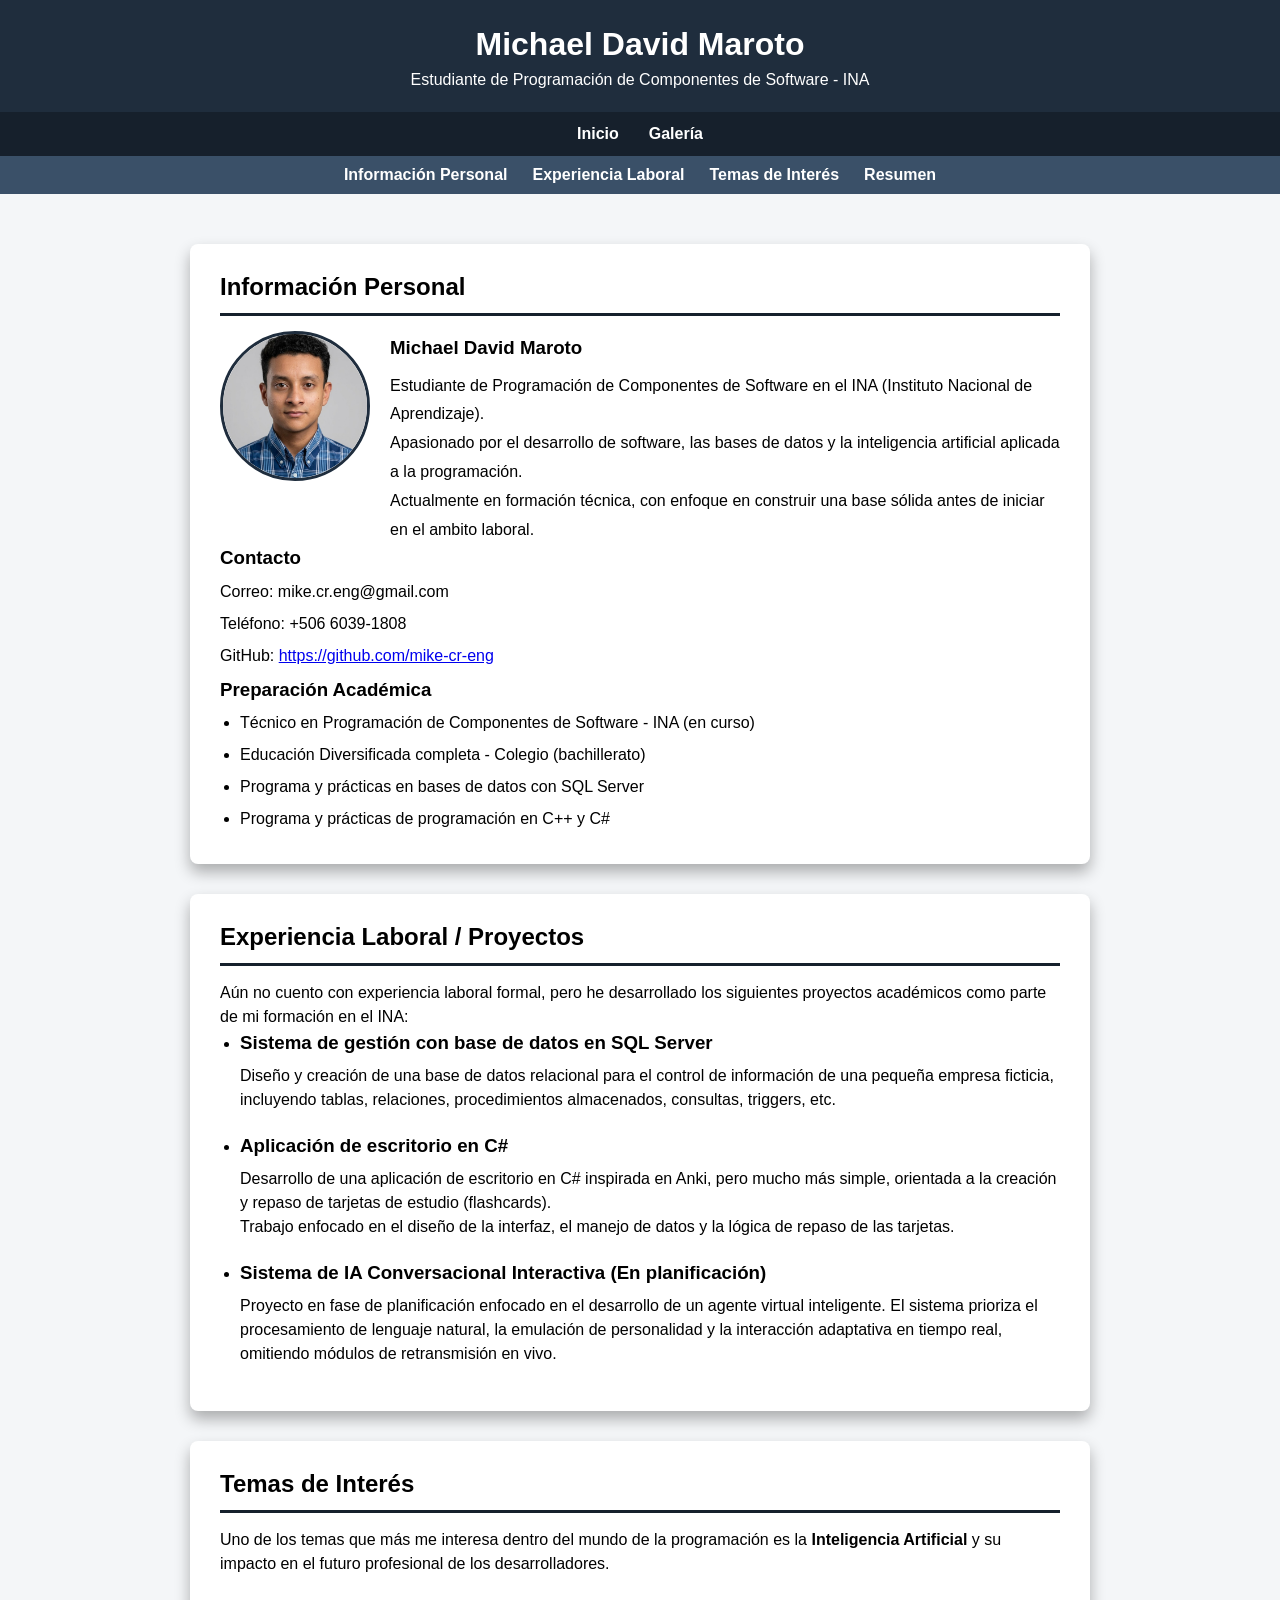
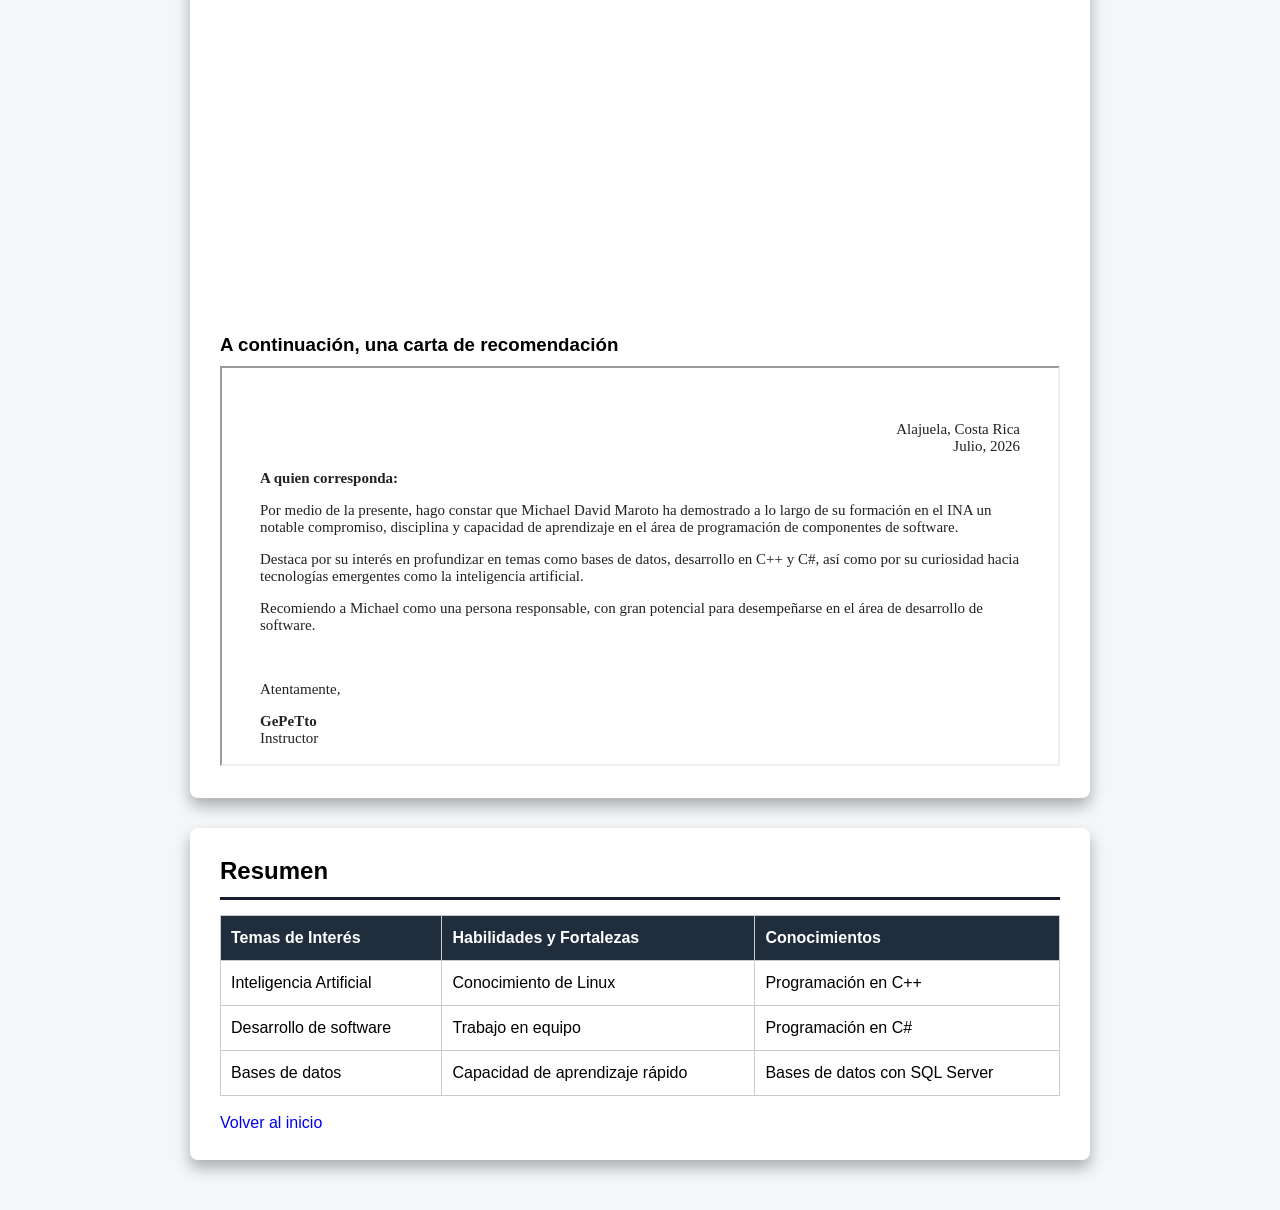
<file: index.html>
<!doctype html>
<html lang="es">
  <head>
    <meta charset="UTF-8" />
    <meta name="viewport" content="width=device-width, initial-scale=1.0" />
    <title>Currículo - Michael David Maroto</title>
    <link rel="stylesheet" href="CSS/Estilo.css" />
  </head>
  <body id="inicio">
    <header>
      <h1>Michael David Maroto</h1>
      <p>Estudiante de Programación de Componentes de Software - INA</p>
    </header>

    <!-- Barra de navegación principal -->
    <nav class="principal">
      <a href="#informacion-personal">Inicio</a>
      <a href="galeria.html">Galería</a>
    </nav>

    <!-- Segunda barra de navegación (ancla a cada sección) -->
    <nav class="secundaria">
      <a href="#informacion-personal">Información Personal</a>
      <a href="#experiencia-laboral">Experiencia Laboral</a>
      <a href="#temas-interes">Temas de Interés</a>
      <a href="#resumen">Resumen</a>
    </nav>
    <div class="contenedor">
      <section id="informacion-personal">
        <h2>Información Personal</h2>
        <article class="datos-personales">
          <img
            src="Multimedia/Foto Curriculum.jpeg"
            alt="Foto Personal"
            width="150"
            height="150"
          />
          <div class="texto">
            <h3>Michael David Maroto</h3>
            <p>
              Estudiante de Programación de Componentes de Software en el INA
              (Instituto Nacional de Aprendizaje).
            </p>
            <p>
              Apasionado por el desarrollo de software, las bases de datos y la
              inteligencia artificial aplicada a la programación.
            </p>
            <p>
              Actualmente en formación técnica, con enfoque en construir una
              base sólida antes de iniciar en el ambito laboral.
            </p>
          </div>
        </article>

        <div class="datos-contacto">
          <h3>Contacto</h3>
          <p>Correo: mike.cr.eng@gmail.com</p>
          <p>Teléfono: +506 6039-1808</p>
          <p>GitHub: <a href="https://github.com/mike-cr-eng">https://github.com/mike-cr-eng</a></p>
        </div>

        <article id="preparacion-academica">
          <h3>Preparación Académica</h3>
          <ul>
            <li>
              Técnico en Programación de Componentes de Software - INA (en
              curso)
            </li>
            <li>Educación Diversificada completa - Colegio (bachillerato)</li>
            <li>Programa y prácticas en bases de datos con SQL Server</li>
            <li>Programa y prácticas de programación en C++ y C#</li>
          </ul>
        </article>
      </section>

      <section id="experiencia-laboral">
        <h2>Experiencia Laboral / Proyectos</h2>
        <p>
          Aún no cuento con experiencia laboral formal, pero he desarrollado los
          siguientes proyectos académicos como parte de mi formación en el INA:
        </p>

        <ul>
          <li>
            <h3>Sistema de gestión con base de datos en SQL Server</h3>
            <p>
              Diseño y creación de una base de datos relacional para el control
              de información de una pequeña empresa ficticia, incluyendo tablas,
              relaciones, procedimientos almacenados, consultas, triggers, etc.
            </p>
          </li>

          <li>
            <h3>Aplicación de escritorio en C#</h3>
            <p>
              Desarrollo de una aplicación de escritorio en C# inspirada en
              Anki, pero mucho más simple, orientada a la creación y repaso de
              tarjetas de estudio (flashcards).
            </p>
            <p>
              Trabajo enfocado en el diseño de la interfaz, el manejo de datos y
              la lógica de repaso de las tarjetas.
            </p>
          </li>

          <li>
            <h3>Sistema de IA Conversacional Interactiva (En planificación)</h3>
            <p>
              Proyecto en fase de planificación enfocado en el desarrollo de un
              agente virtual inteligente. El sistema prioriza el procesamiento
              de lenguaje natural, la emulación de personalidad y la interacción
              adaptativa en tiempo real, omitiendo módulos de retransmisión en
              vivo.
            </p>
          </li>
        </ul>
      </section>

      <section id="temas-interes">
        <h2>Temas de Interés</h2>
        <p>
          Uno de los temas que más me interesa dentro del mundo de la
          programación es la <strong>Inteligencia Artificial</strong> y su
          impacto en el futuro profesional de los desarrolladores.
        </p>

        <div class="video-contenedor">
          <iframe
            width="560"
            height="315"
            src="https://www.youtube.com/embed/znq3ql6wqnE"
            title="Inteligencia Artificial: ¿Amiga o Enemiga? - TEDxRiodelaPlata"
            frameborder="0"
            allow="
              accelerometer;
              autoplay;
              clipboard-write;
              encrypted-media;
              gyroscope;
              picture-in-picture;
            "
            allowfullscreen
          >
          </iframe>
        </div>

        <h3>A continuación, una carta de recomendación</h3>
        <div class="documento-incrustado">
          <iframe
            title="Carta de recomendación"
            width="100%"
            height="400px"
            srcdoc="
            <html>
              <body style='font-family: Georgia, serif; padding: 30px; font-size: 15px; color: #222;'>
                <p style='text-align:right;'>Alajuela, Costa Rica<br>Julio, 2026</p>
                <p><strong>A quien corresponda:</strong></p>
                <p>Por medio de la presente, hago constar que Michael David Maroto ha demostrado a lo largo de su formación en el INA un notable compromiso, disciplina y capacidad de aprendizaje en el área de programación de componentes de software.</p>
                <p>Destaca por su interés en profundizar en temas como bases de datos, desarrollo en C++ y C#, así como por su curiosidad hacia tecnologías emergentes como la inteligencia artificial.</p>
                <p>Recomiendo a Michael como una persona responsable, con gran potencial para desempeñarse en el área de desarrollo de software.</p>
                <br>
                <p>Atentamente,</p>
                <p><strong>GePeTto</strong><br>Instructor</p>
              </body>
            </html>
          "
          ></iframe>
        </div>
      </section>

      <section id="resumen">
        <h2>Resumen</h2>
        <table>
          <thead>
            <tr>
              <th>Temas de Interés</th>
              <th>Habilidades y Fortalezas</th>
              <th>Conocimientos</th>
            </tr>
          </thead>

          <tbody>
            <tr>
              <td>Inteligencia Artificial</td>
              <td>Conocimiento de Linux</td>
              <td>Programación en C++</td>
            </tr>
            <tr>
              <td>Desarrollo de software</td>
              <td>Trabajo en equipo</td>
              <td>Programación en C#</td>
            </tr>
            <tr>
              <td>Bases de datos</td>
              <td>Capacidad de aprendizaje rápido</td>
              <td>Bases de datos con SQL Server</td>
            </tr>
          </tbody>
        </table>
        <a class="volver" href="#inicio">Volver al inicio</a>
      </section>
    </div>
  </body>
</html>
</file>
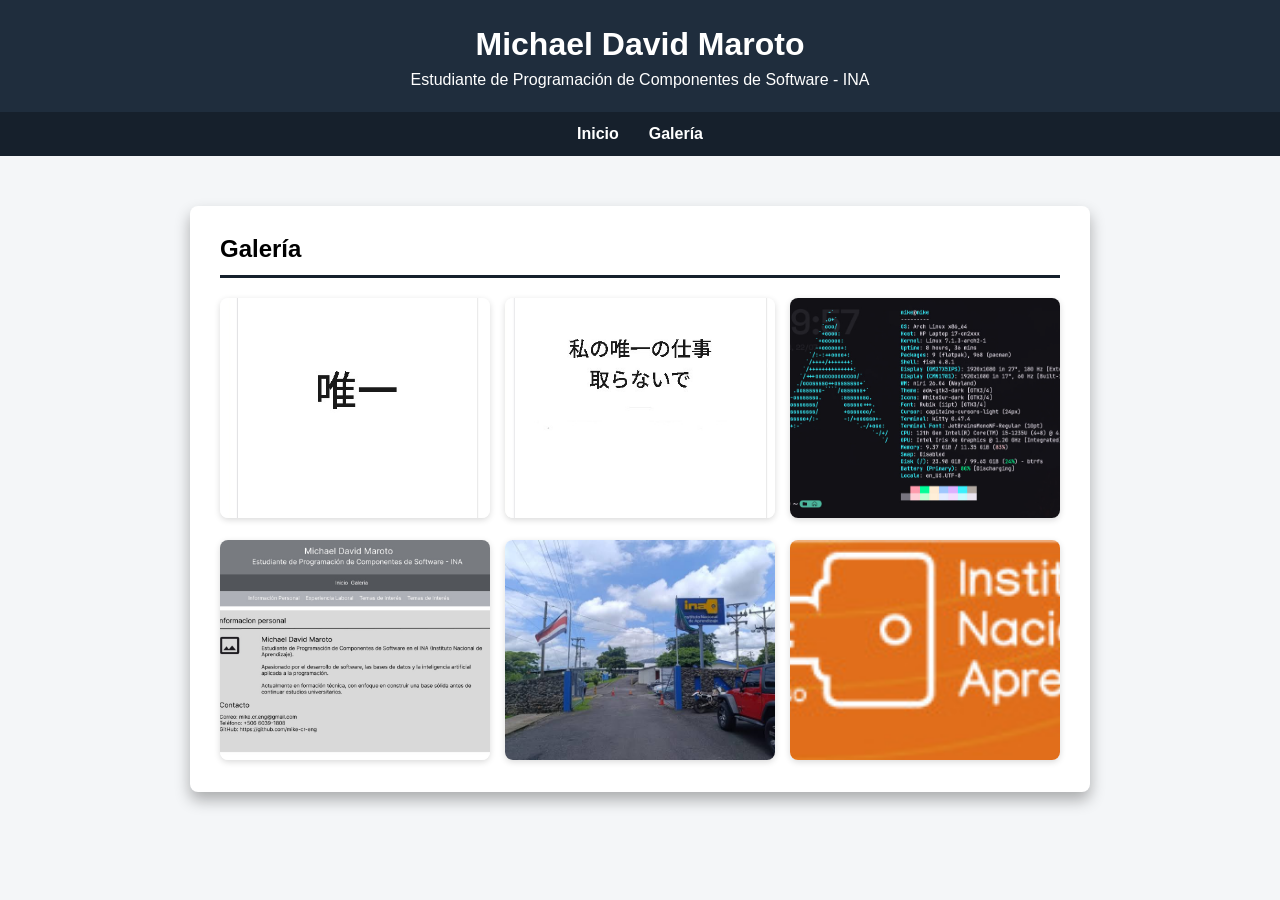
<file: galeria.html>
<!doctype html>
<html lang="es">
  <head>
    <meta charset="UTF-8" />
    <meta name="viewport" content="width=device-width, initial-scale=1.0" />
    <title>Galería - Michael David Maroto</title>
    <link rel="stylesheet" href="CSS/Estilo.css" />
  </head>
  <body id="inicio">
    <header>
      <h1>Michael David Maroto</h1>
      <p>Estudiante de Programación de Componentes de Software - INA</p>
    </header>
    <!-- Barra de navegación principal -->
    <nav class="principal">
      <a href="index.html">Inicio</a>
      <a href="galeria.html">Galería</a>
    </nav>
    <div class="contenedor">
      <section id="galeria">
        <h2>Galería</h2>
        <div class="galeria">
          <a href="Multimedia/Anki Frente.jpeg" target="_blank"><img src="Multimedia/Anki Frente.jpeg" alt="Imagen proyecto anki frente" /></a>
          <a href="Multimedia/Anki Reverso.jpeg" target="_blank"><img src="Multimedia/Anki Reverso.jpeg" alt="Imangen proyecto anki reverso" /></a>
          <a href="Multimedia/Terminal Arch.jpeg" target="_blank"><img src="Multimedia/Terminal Arch.jpeg" alt="Imagen de la Terminal de Arch" /></a>
          <a href="Multimedia/Wireframe Curriculum.jpeg" target="_blank"><img src="Multimedia/Wireframe Curriculum.jpeg" alt="Wireframe fidelidad media" /></a>
          <a href="Multimedia/INA Naranjo.jpg" target="_blank"><img src="Multimedia/INA Naranjo.jpg" alt="INA de Naranjo" /></a>
          <a href="Multimedia/Instituto Nacional de Aprendizaje.jpeg" target="_blank"><img src="Multimedia/Instituto Nacional de Aprendizaje.jpeg" alt="Logo INA" /></a>
        </div>
      </section>
    </div>
  </body>
</html>
</file>
<file: CSS/Estilo.css>
* {
  box-sizing: border-box;
  margin: 0px;
  padding: 0px;
}

body {
  font-family: "Segoe UI", Arial, sans-serif;
  background-color: #f4f6f8;
  line-height: 1.5;
}

header {
  background-color: #1f2d3d;
  text-align: center;
  color: white;
  padding: 20px;
}

nav.principal {
  background-color: #16202c;
  display: flex;
  justify-content: center;
  gap: 30px;
  padding: 10px;
}

nav.principal a {
  color: white;
  text-decoration: none;
  font-weight: bold;
}

nav.principal a:hover {
  text-decoration: underline;
}

nav.secundaria {
  background-color: #3a5068;
  display: flex;
  justify-content: center;
  color: white;
  gap: 25px;
  padding: 7px;
}

nav.secundaria a {
  color: white;
  text-decoration: none;
  font-weight: bold;
}

nav.secundaria a:hover {
  text-decoration: underline;
}

.contenedor {
  max-width: 960px;
  padding: 20px;
  margin: 0 auto;
}

section {
  max-width: 900px;
  margin: 30px auto;
  padding: 25px 30px;
  background: white;
  border-radius: 8px;
  box-shadow: 0px 8px 15px rgba(0, 0, 0, 0.3);
  scroll-margin-top: 90px;
}

section h2 {
  border-bottom: 3px solid #16202c;
  padding-bottom: 8px;
  margin-bottom: 15px;
}

.datos-personales {
  display: flex;
  flex-wrap: wrap;
  gap: 20px;
  align-items: flex-start;
}

.datos-personales img {
  border-radius: 50%;
  object-fit: cover;
  border: 3px solid #1f2d3d;
}

.datos-personales .texto {
  flex: 1;
  line-height: 1.8;
  min-width: 250px;
}

.datos-contacto p {
  margin-bottom: 8px;
}

h3 {
  margin-bottom: 7px;
}

#preparacion-academica li {
  margin-bottom: 8px;
}

#preparacion-academica ul,
#experiencia-laboral ul {
  padding-left: 20px;
}

#experiencia-laboral li {
  margin-bottom: 20px;
}

.video-contenedor {
  display: flex;
  justify-content: center;
  margin: 20px;
}

.video-contenedor iframe {
  border-radius: 8px;
}

table {
  width: 100%;
  margin-top: 15px;
  border-collapse: collapse;
}

th {
  color: white;
  background-color: #1f2d3d;
}

th,
td {
  border: 1px solid #cacaca;
  padding: 10px;
  text-align: left;
}

.volver {
  display: flex;
  margin-top: 15px;
  text-decoration: none;
}

.volver:hover {
  text-decoration: underline;
}

/* Galería de imágenes: 3 por fila */
.galeria {
  display: grid;
  grid-template-columns: repeat(3, 1fr);
  gap: 15px;
  margin-top: 20px;
}

.galeria img {
  width: 100%;
  height: 220px;
  object-fit: cover;
  border-radius: 8px;
  box-shadow: 0 2px 6px rgba(0, 0, 0, 0.15);
  transition: transform 0.25s ease;
}

.galeria img:hover {
  transform: scale(1.04);
}

@media (max-width: 700px) {
  .galeria {
    grid-template-columns: repeat(1, 1fr);
  }
}
</file>
